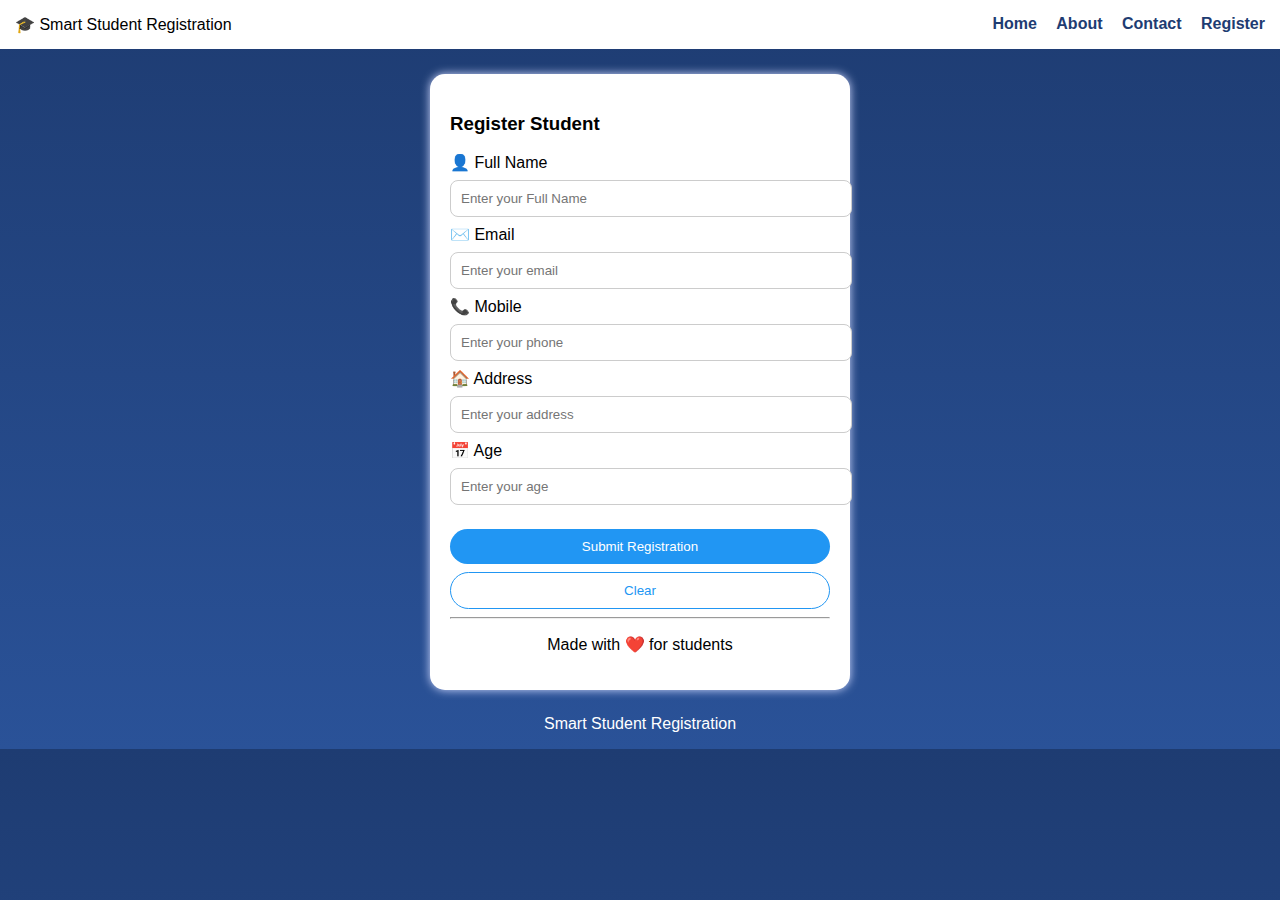
<file: index.Html>
<!DOCTYPE html>
<html>
<head>
<title>Smart Student Registration</title>
<link rel="stylesheet" href="Style.css">

 


</head>

<body>

<!-- ===== MENU ===== -->
<div class="navbar">
  <div>🎓 Smart Student Registration</div>
  <div>
    <a href="Home.html">Home</a>
    <a href="About.html">About</a>
    <a href="contact.html">Contact</a>
    <a href="Register.html">Register</a>
  </div>
</div>

<!-- ===== CARD ===== -->
<div class="card">

<!-- ========== FORM BOX ========== -->
<div id="formBox">

<h3>Register Student</h3>

<label>👤 Full Name</label>
<input type="text" id="name" placeholder="Enter your Full Name">

<label>✉️ Email</label>
<input type="email" id="email" placeholder="Enter your email">

<label>📞 Mobile</label>
<input type="text" id="phone" placeholder="Enter your phone">

<label>🏠 Address</label>
<input type="text" id="address"placeholder="Enter your address"></textarea>

<label>📅 Age</label>
<input type="number" id="age" placeholder="Enter your age">

<p id="error"></p>

<button class="btn-submit" onclick="submitForm()">Submit Registration</button>
<button class="btn-clear" onclick="clearForm()">Clear</button>

</div>

<!-- ========== SUCCESS + DETAILS ========== -->
<div id="successBox" class="hidden">

<h3>✔️ Thank you for registering</h3>
<p>Your registration has been received successfully.</p>

<h4>Registration Details:</h4>

<p><b>Name:</b> <span id="outName"></span></p>
<p><b>Email:</b> <span id="outEmail"></span></p>
<p><b>Mobile:</b> <span id="outPhone"></span></p>
<p><b>Age:</b> <span id="outAge"></span></p>

<button class="btn-again" onclick="registerAgain()">
Register Another Student
</button>

</div>

<hr>
<p style="text-align:center;">Made with ❤️ for students</p>

</div>

<p class="footer">Smart Student Registration</p>





</body>
</html>
</file>
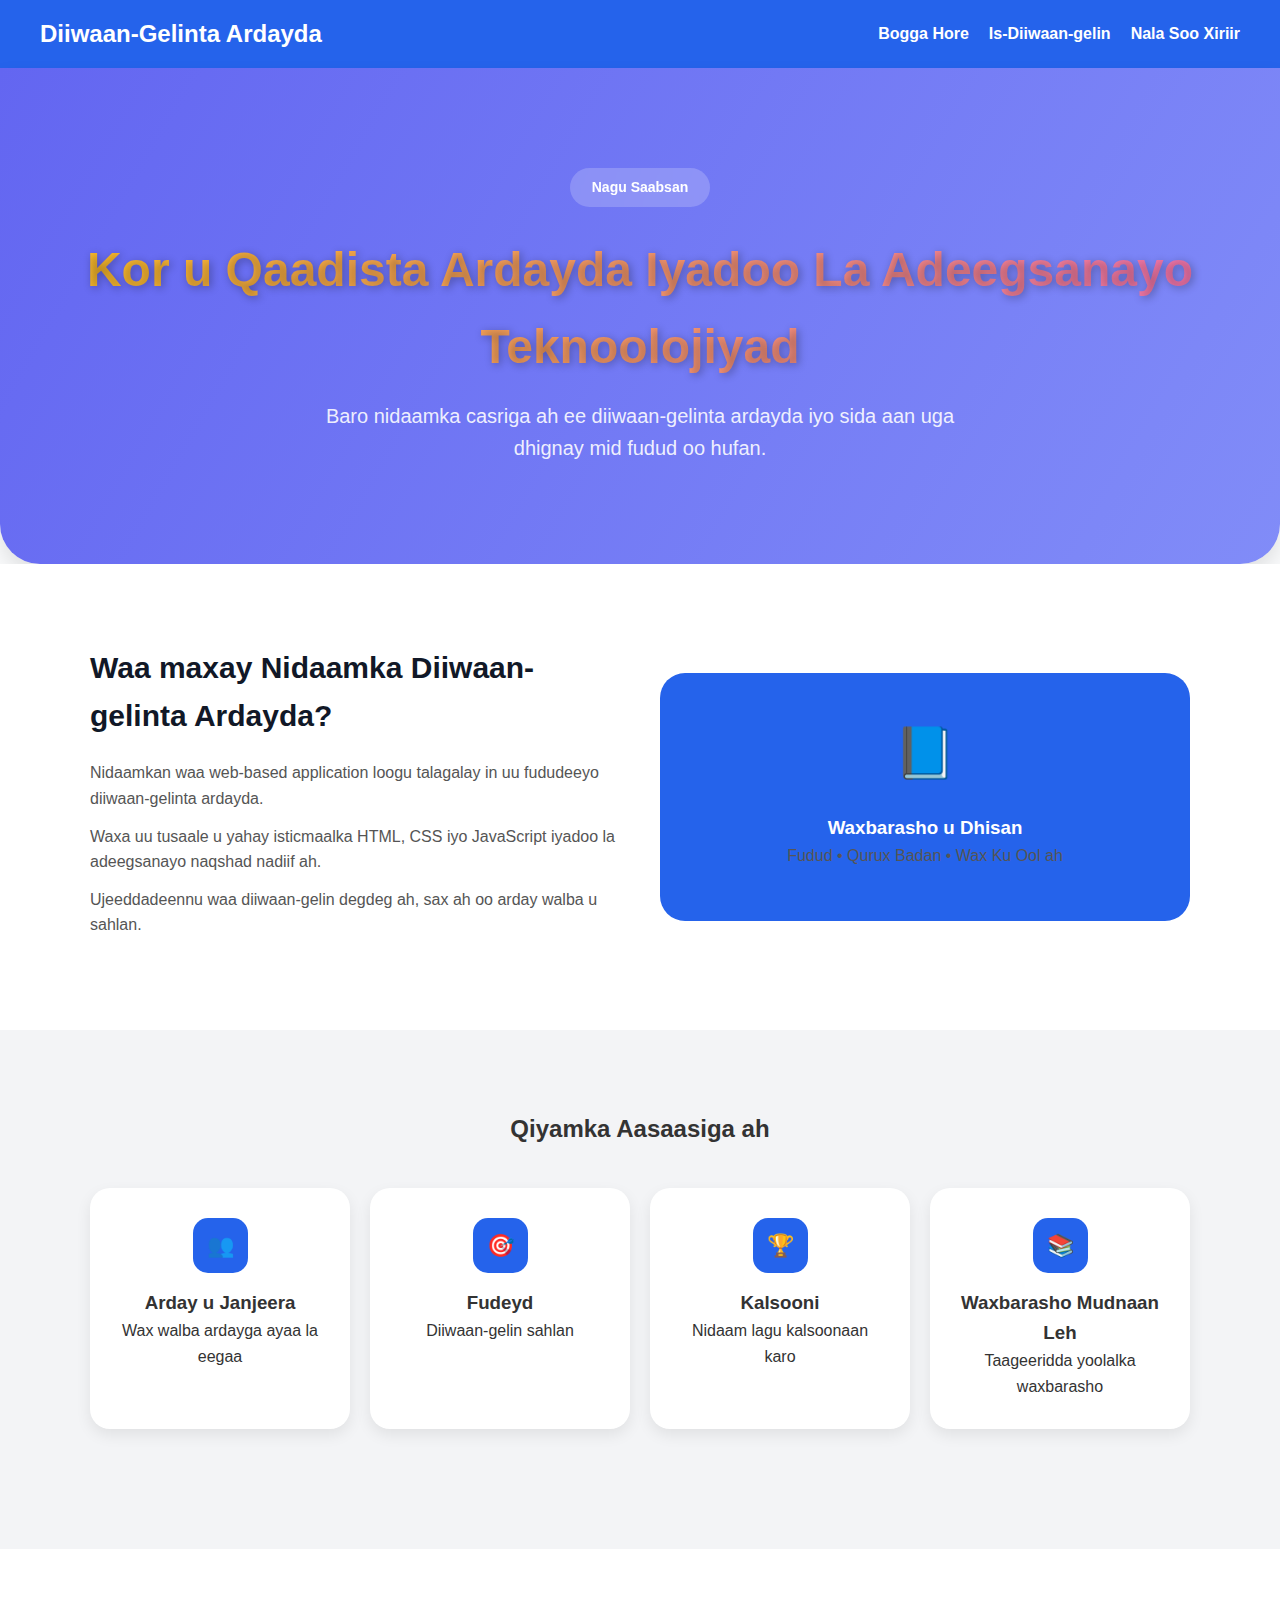
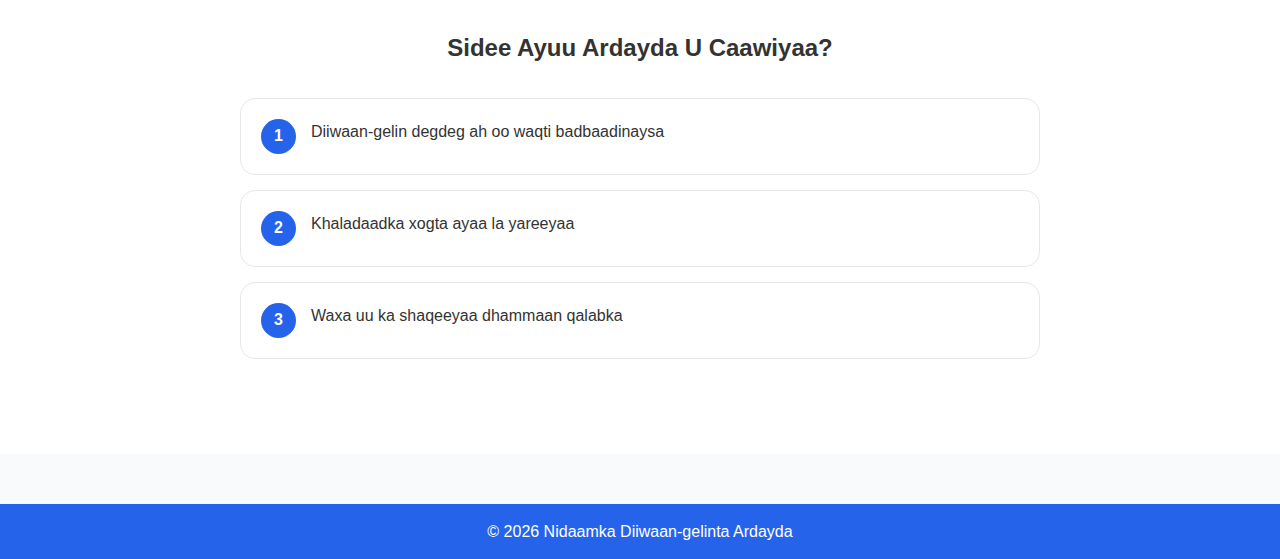
<file: About.html>
<!DOCTYPE html>
<html lang="so">
<head>
  <meta charset="UTF-8">
  <title>Nagu Saabsan | Diiwaan-gelinta Ardayda</title>

  <style>
    * {
      margin: 0;
      padding: 0;
      box-sizing: border-box;
      font-family: Arial, sans-serif;
    }

    body {
      background: #f9fafb;
      color: #333;
      line-height: 1.6;
    }

    /* NAVBAR */
    nav {
      background: #2563eb;
      padding: 15px 40px;
      display: flex;
      justify-content: space-between;
      align-items: center;
      color: #fff;
      box-shadow: 0 4px 8px rgba(0,0,0,0.1);
    }

    nav ul {
      list-style: none;
      display: flex;
      gap: 20px;
    }

    nav a {
      color: white;
      text-decoration: none;
      font-weight: bold;
      transition: all 0.3s;
    }

    nav a:hover {
      text-decoration: underline;
      color: #fbbf24;
    }

    /* HERO */
    .hero {
      background: linear-gradient(120deg, #6366f1, #818cf8),
                  url('https://images.unsplash.com/photo-1581090700227-5b9efed3f64a?auto=format&fit=crop&w=1470&q=80');
      background-blend-mode: overlay;
      background-size: cover;
      background-position: center;
      padding: 100px 20px;
      text-align: center;
      border-radius: 0 0 40px 40px;
      box-shadow: 0 10px 20px rgba(0,0,0,0.1);
      color: white;
    }

    .badge {
      background: rgba(255,255,255,0.2);
      color: white;
      padding: 8px 22px;
      border-radius: 25px;
      font-size: 14px;
      display: inline-block;
      margin-bottom: 25px;
      font-weight: bold;
      backdrop-filter: blur(5px);
    }

    .hero-title {
      font-size: 48px;
      font-weight: 800;
      margin-bottom: 15px;
      background: linear-gradient(to right, #fbbf24, #f472b6);
      -webkit-background-clip: text;
      -webkit-text-fill-color: transparent;
      text-shadow: 2px 2px 8px rgba(0,0,0,0.3);
    }

    .hero p {
      max-width: 700px;
      margin: auto;
      color: rgba(255,255,255,0.9);
      font-size: 20px;
    }

    /* ABOUT CONTENT */
    .about {
      padding: 80px 20px;
      background: #fff;
    }

    .about-grid {
      max-width: 1100px;
      margin: auto;
      display: grid;
      grid-template-columns: 1fr 1fr;
      gap: 40px;
      align-items: center;
    }

    .about h2 {
      font-size: 30px;
      margin-bottom: 20px;
      color: #111827;
    }

    .about p {
      margin-bottom: 12px;
      color: #555;
    }

    .about-card {
      background: #2563eb;
      color: #fff;
      padding: 40px;
      border-radius: 25px;
      text-align: center;
      transition: transform 0.3s, box-shadow 0.3s;
      cursor: default;
    }

    .about-card:hover {
      transform: translateY(-8px);
      box-shadow: 0 12px 24px rgba(0,0,0,0.2);
    }

    .about-card .icon {
      font-size: 50px;
      margin-bottom: 20px;
    }

    /* VALUES */
    .values {
      background: #f3f4f6;
      padding: 80px 20px;
      text-align: center;
    }

    .values-grid {
      max-width: 1100px;
      margin: 40px auto;
      display: grid;
      grid-template-columns: repeat(auto-fit, minmax(220px, 1fr));
      gap: 20px;
    }

    .value-box {
      background: #fff;
      padding: 30px;
      border-radius: 20px;
      box-shadow: 0 6px 15px rgba(0,0,0,0.08);
      transition: transform 0.3s, box-shadow 0.3s;
      cursor: pointer;
    }

    .value-box:hover {
      transform: translateY(-6px);
      box-shadow: 0 12px 24px rgba(0,0,0,0.15);
    }

    .value-icon {
      background: #2563eb;
      color: white;
      width: 55px;
      height: 55px;
      border-radius: 15px;
      display: flex;
      align-items: center;
      justify-content: center;
      margin: auto;
      margin-bottom: 15px;
      font-size: 22px;
    }

    /* HELP */
    .help {
      padding: 80px 20px;
      background: #fff;
    }

    .help-box {
      max-width: 800px;
      margin: auto;
    }

    .help-item {
      background: #fff;
      border: 1px solid #e5e7eb;
      padding: 20px;
      border-radius: 15px;
      margin-bottom: 15px;
      display: flex;
      gap: 15px;
      transition: transform 0.3s, box-shadow 0.3s;
    }

    .help-item:hover {
      transform: translateY(-5px);
      box-shadow: 0 8px 20px rgba(0,0,0,0.1);
    }

    .number {
      background: #2563eb;
      color: white;
      width: 35px;
      height: 35px;
      border-radius: 50%;
      display: flex;
      align-items: center;
      justify-content: center;
      font-weight: bold;
    }

    footer {
      background: #2563eb;
      color: white;
      text-align: center;
      padding: 15px;
      margin-top: 50px;
    }

    @media (max-width: 768px) {
      .about-grid {
        grid-template-columns: 1fr;
      }
    }
  </style>
</head>

<body>

<!-- NAV -->
<nav>
  <h2>Diiwaan-Gelinta Ardayda</h2>
  <ul>
    <li><a href="#">Bogga Hore</a></li>
    <li><a href="#">Is-Diiwaan-gelin</a></li>
    <li><a href="#">Nala Soo Xiriir</a></li>
  </ul>
</nav>

<!-- HERO -->
<section class="hero">
  <span class="badge">Nagu Saabsan</span>
  <h1 class="hero-title">
    Kor u Qaadista Ardayda Iyadoo La Adeegsanayo Teknoolojiyad
  </h1>
  <p>
    Baro nidaamka casriga ah ee diiwaan-gelinta ardayda
    iyo sida aan uga dhignay mid fudud oo hufan.
  </p>
</section>

<!-- ABOUT CONTENT -->
<section class="about">
  <div class="about-grid">
    <div>
      <h2>Waa maxay Nidaamka Diiwaan-gelinta Ardayda?</h2>
      <p>
        Nidaamkan waa web-based application loogu talagalay
        in uu fududeeyo diiwaan-gelinta ardayda.
      </p>
      <p>
        Waxa uu tusaale u yahay isticmaalka HTML, CSS iyo JavaScript
        iyadoo la adeegsanayo naqshad nadiif ah.
      </p>
      <p>
        Ujeeddadeennu waa diiwaan-gelin degdeg ah, sax ah
        oo arday walba u sahlan.
      </p>
    </div>

    <div class="about-card">
      <div class="icon">📘</div>
      <h3>Waxbarasho u Dhisan</h3>
      <p>Fudud • Qurux Badan • Wax Ku Ool ah</p>
    </div>
  </div>
</section>

<!-- VALUES -->
<section class="values">
  <h2>Qiyamka Aasaasiga ah</h2>

  <div class="values-grid">
    <div class="value-box">
      <div class="value-icon">👥</div>
      <h3>Arday u Janjeera</h3>
      <p>Wax walba ardayga ayaa la eegaa</p>
    </div>

    <div class="value-box">
      <div class="value-icon">🎯</div>
      <h3>Fudeyd</h3>
      <p>Diiwaan-gelin sahlan</p>
    </div>

    <div class="value-box">
      <div class="value-icon">🏆</div>
      <h3>Kalsooni</h3>
      <p>Nidaam lagu kalsoonaan karo</p>
    </div>

    <div class="value-box">
      <div class="value-icon">📚</div>
      <h3>Waxbarasho Mudnaan Leh</h3>
      <p>Taageeridda yoolalka waxbarasho</p>
    </div>
  </div>
</section>

<!-- HELP -->
<section class="help">
  <div class="help-box">
    <h2 style="text-align:center;margin-bottom:30px;">Sidee Ayuu Ardayda U Caawiyaa?</h2>

    <div class="help-item">
      <div class="number">1</div>
      <p>Diiwaan-gelin degdeg ah oo waqti badbaadinaysa</p>
    </div>

    <div class="help-item">
      <div class="number">2</div>
      <p>Khaladaadka xogta ayaa la yareeyaa</p>
    </div>

    <div class="help-item">
      <div class="number">3</div>
      <p>Waxa uu ka shaqeeyaa dhammaan qalabka</p>
    </div>
  </div>
</section>

<footer>
  <p>© 2026 Nidaamka Diiwaan-gelinta Ardayda</p>
</footer>

</body>
</html>
</file>
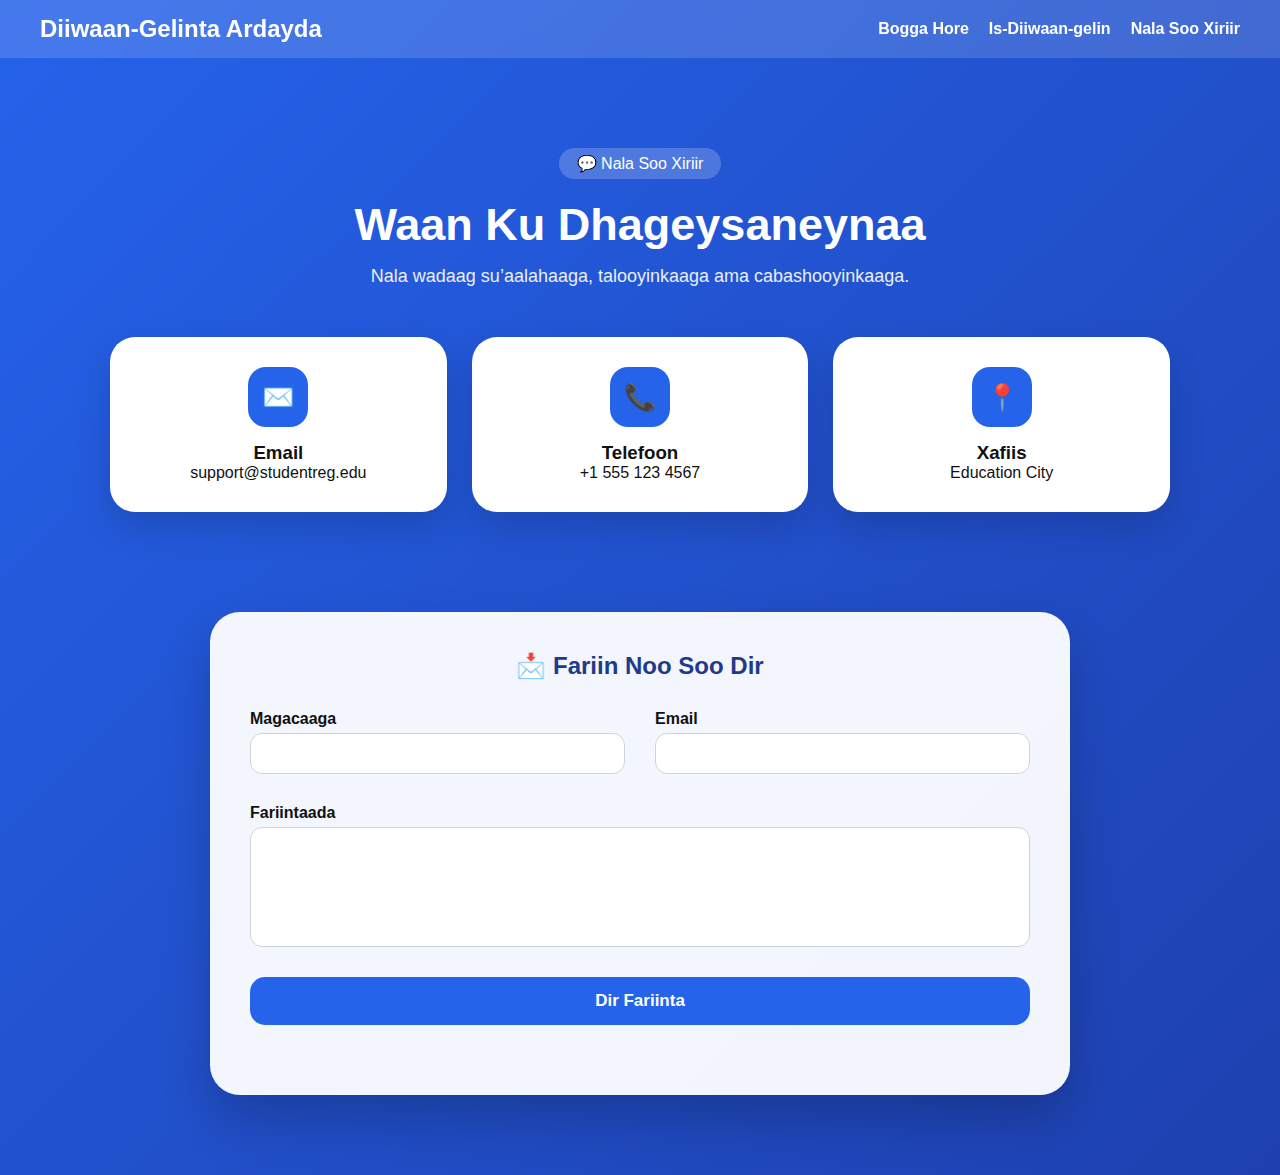
<file: contact.html>
<!DOCTYPE html>
<html lang="so">
<head>
<meta charset="UTF-8">
<title>Nala Soo Xiriir | Diiwaan-gelinta Ardayda</title>

<style>
*{
  margin:0;
  padding:0;
  box-sizing:border-box;
  font-family:"Segoe UI",sans-serif;
}

body{
  background: linear-gradient(135deg,#2563eb,#1e40af);
  min-height:100vh;
  color:#111;
}

/* NAV */
nav{
  background:rgba(255,255,255,0.15);
  backdrop-filter: blur(10px);
  padding:15px 40px;
  display:flex;
  justify-content:space-between;
  align-items:center;
  color:white;
}

nav ul{
  list-style:none;
  display:flex;
  gap:20px;
}

nav a{
  color:white;
  text-decoration:none;
  font-weight:600;
}

nav a:hover{opacity:.8}

/* HERO */
.hero{
  text-align:center;
  padding:90px 20px;
  color:white;
  animation:fadeDown 1s ease;
}

.badge{
  background:rgba(255,255,255,.2);
  padding:6px 18px;
  border-radius:20px;
  display:inline-block;
  margin-bottom:20px;
}

.hero h1{
  font-size:45px;
  margin-bottom:15px;
}

.hero p{
  max-width:700px;
  margin:auto;
  opacity:.9;
  font-size:18px;
}

/* CONTACT CARDS */
.contact-grid{
  max-width:1100px;
  margin:-40px auto 60px;
  padding:0 20px;
  display:grid;
  grid-template-columns:repeat(auto-fit,minmax(220px,1fr));
  gap:25px;
}

.contact-card{
  background:white;
  border-radius:25px;
  padding:30px;
  text-align:center;
  box-shadow:0 15px 35px rgba(0,0,0,.15);
  transition:.4s;
  animation:fadeUp 1s ease;
}

.contact-card:hover{
  transform:translateY(-8px) scale(1.03);
}

.icon{
  width:60px;
  height:60px;
  background:#2563eb;
  color:white;
  border-radius:18px;
  display:flex;
  align-items:center;
  justify-content:center;
  font-size:26px;
  margin:auto auto 15px;
  animation:pulse 2s infinite;
}

/* FORM */
.form-section{
  max-width:900px;
  margin:auto;
  padding:40px 20px 80px;
}

.form-box{
  background:rgba(255,255,255,0.95);
  border-radius:30px;
  padding:40px;
  display:grid;
  grid-template-columns:1fr 1fr;
  gap:30px;
  box-shadow:0 25px 50px rgba(0,0,0,.2);
}

.form-box h2{
  grid-column:1/-1;
  text-align:center;
  color:#1e3a8a;
}

.input-group{
  display:flex;
  flex-direction:column;
}

label{
  font-weight:600;
  margin-bottom:5px;
}

input,textarea{
  padding:12px 15px;
  border-radius:12px;
  border:1px solid #cbd5e1;
  outline:none;
}

input:focus,textarea:focus{
  border-color:#2563eb;
}

textarea{resize:none;height:120px}

.error{
  color:red;
  font-size:13px;
}

button{
  grid-column:1/-1;
  padding:14px;
  border:none;
  border-radius:15px;
  background:#2563eb;
  color:white;
  font-size:17px;
  font-weight:bold;
  cursor:pointer;
  transition:.3s;
}

button:hover{
  background:#1e40af;
  transform:scale(1.03);
}

.success{
  grid-column:1/-1;
  text-align:center;
  color:green;
  font-weight:bold;
}

/* ANIMATIONS */
@keyframes fadeDown{
  from{opacity:0;transform:translateY(-30px)}
  to{opacity:1;transform:translateY(0)}
}

@keyframes fadeUp{
  from{opacity:0;transform:translateY(40px)}
  to{opacity:1;transform:translateY(0)}
}

@keyframes pulse{
  0%{transform:scale(1)}
  50%{transform:scale(1.08)}
  100%{transform:scale(1)}
}

@media(max-width:768px){
  .form-box{grid-template-columns:1fr}
}
</style>
</head>

<body>

<nav>
  <h2>Diiwaan-Gelinta Ardayda</h2>
  <ul>
    <li><a href="#">Bogga Hore</a></li>
    <li><a href="#">Is-Diiwaan-gelin</a></li>
    <li><a href="#">Nala Soo Xiriir</a></li>
  </ul>
</nav>

<section class="hero">
  <span class="badge">💬 Nala Soo Xiriir</span>
  <h1>Waan Ku Dhageysaneynaa</h1>
  <p>Nala wadaag su’aalahaaga, talooyinkaaga ama cabashooyinkaaga.</p>
</section>

<section class="contact-grid">
  <div class="contact-card">
    <div class="icon">✉️</div>
    <h3>Email</h3>
    <p>support@studentreg.edu</p>
  </div>
  <div class="contact-card">
    <div class="icon">📞</div>
    <h3>Telefoon</h3>
    <p>+1 555 123 4567</p>
  </div>
  <div class="contact-card">
    <div class="icon">📍</div>
    <h3>Xafiis</h3>
    <p>Education City</p>
  </div>
</section>

<section class="form-section">
  <form class="form-box" onsubmit="return validateForm()">
    <h2>📩 Fariin Noo Soo Dir</h2>

    <div class="input-group">
      <label>Magacaaga</label>
      <input id="name">
      <span class="error" id="nameError"></span>
    </div>

    <div class="input-group">
      <label>Email</label>
      <input id="email">
      <span class="error" id="emailError"></span>
    </div>

    <div class="input-group" style="grid-column:1/-1">
      <label>Fariintaada</label>
      <textarea id="message"></textarea>
      <span class="error" id="msgError"></span>
    </div>

    <button type="submit">Dir Fariinta</button>
    <div class="success" id="successMsg"></div>
  </form>
</section>

<script>
function validateForm(){
  let ok=true;
  nameError.textContent="";
  emailError.textContent="";
  msgError.textContent="";
  successMsg.textContent="";

  if(name.value.trim()===""){
    nameError.textContent="Magac waa waajib";
    ok=false;
  }
  if(!email.value.includes("@")){
    emailError.textContent="Email sax ah geli";
    ok=false;
  }
  if(message.value.trim().length<5){
    msgError.textContent="Fariinta waa gaaban tahay";
    ok=false;
  }

  if(ok){
    successMsg.textContent="✅ Fariinta waa la diray, mahadsanid!";
    name.value=email.value=message.value="";
  }
  return false;
}
</script>

</body>
</html>
</file>
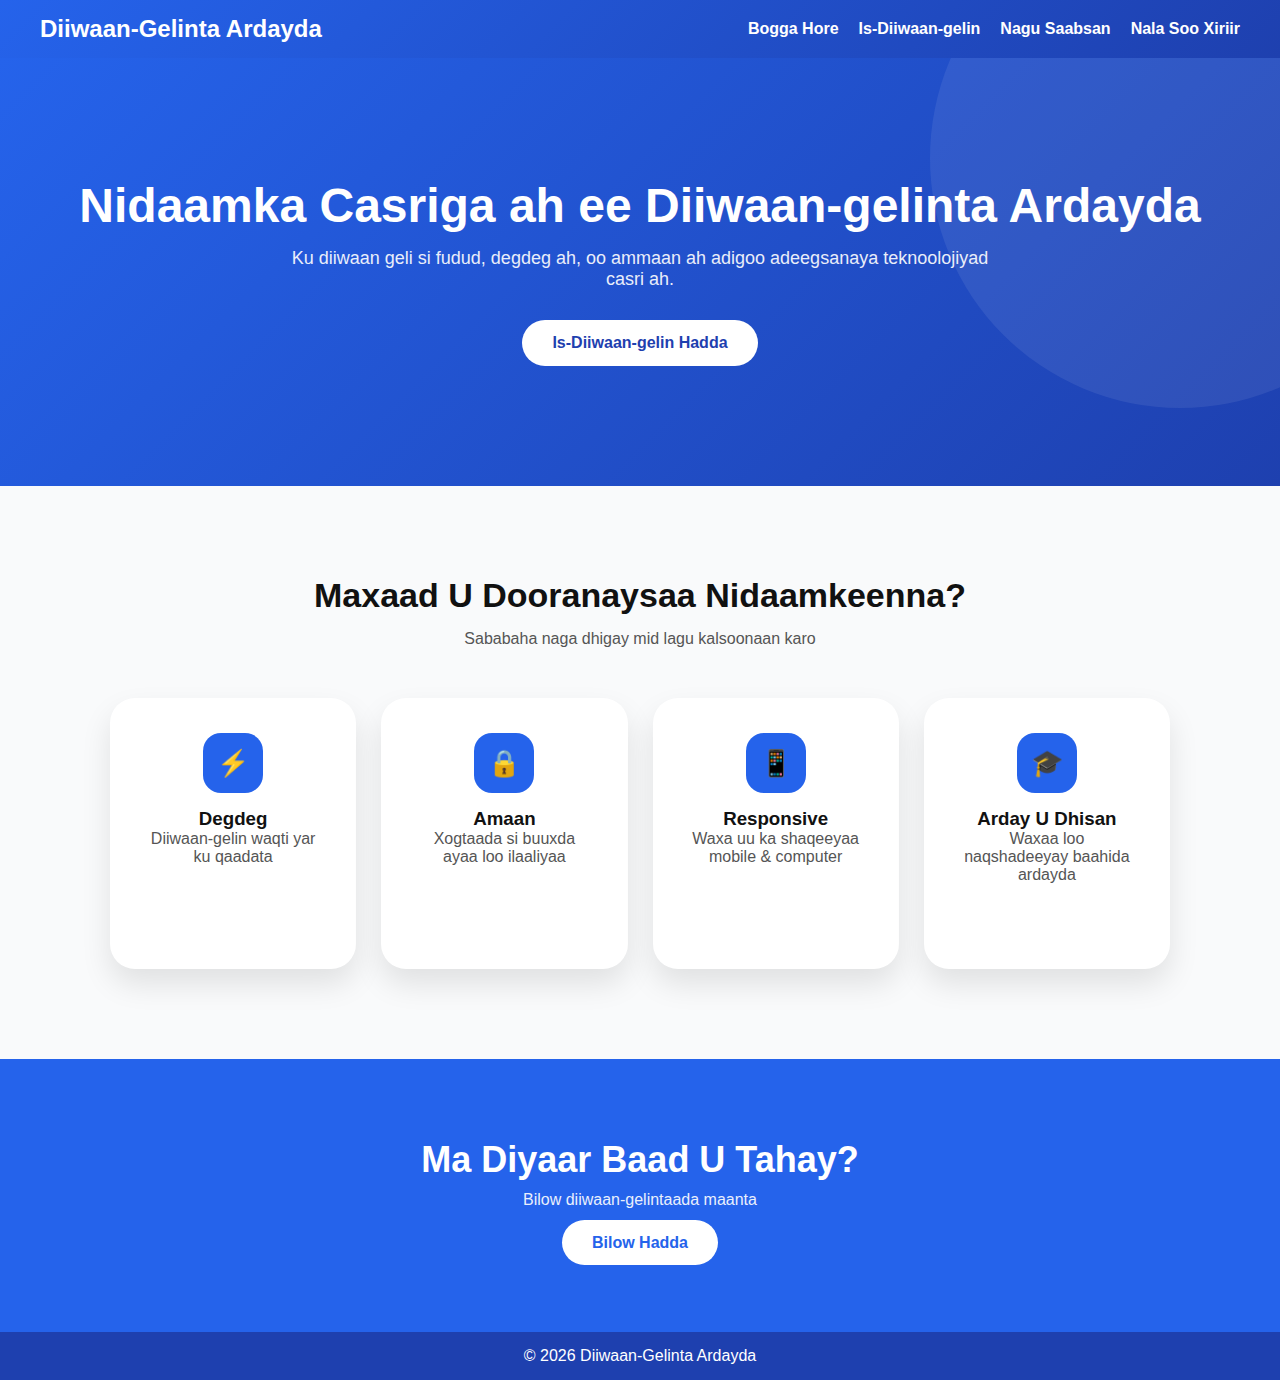
<file: Home.html>
<!DOCTYPE html>
<html lang="so">
<head>
<meta charset="UTF-8">
<title>Bogga Hore | Diiwaan-gelinta Ardayda</title>

<style>
*{
  margin:0;
  padding:0;
  box-sizing:border-box;
  font-family:"Segoe UI",sans-serif;
}

body{
  background:#f9fafb;
  color:#111;
}

/* NAVBAR */
nav{
  background:linear-gradient(135deg,#2563eb,#1e40af);
  padding:15px 40px;
  display:flex;
  justify-content:space-between;
  align-items:center;
  color:white;
}

nav ul{
  list-style:none;
  display:flex;
  gap:20px;
}

nav a{
  color:white;
  text-decoration:none;
  font-weight:600;
}

nav a:hover{opacity:.8}

/* HERO */
.hero{
  background:linear-gradient(135deg,#2563eb,#1e40af);
  color:white;
  padding:120px 20px;
  text-align:center;
  position:relative;
  overflow:hidden;
}

.hero::after{
  content:"";
  position:absolute;
  width:500px;
  height:500px;
  background:rgba(255,255,255,.08);
  border-radius:50%;
  top:-150px;
  right:-150px;
}

.hero h1{
  font-size:48px;
  margin-bottom:15px;
  animation:fadeDown 1s ease;
}

.hero p{
  max-width:700px;
  margin:auto;
  font-size:18px;
  opacity:.9;
  animation:fadeUp 1.2s ease;
}

.hero a{
  display:inline-block;
  margin-top:30px;
  padding:14px 30px;
  background:white;
  color:#1e40af;
  border-radius:30px;
  font-weight:bold;
  text-decoration:none;
  transition:.3s;
}

.hero a:hover{
  transform:scale(1.05);
}

/* FEATURES */
.features{
  padding:90px 20px;
  max-width:1100px;
  margin:auto;
}

.features h2{
  text-align:center;
  font-size:34px;
  margin-bottom:15px;
}

.features p{
  text-align:center;
  color:#555;
  margin-bottom:50px;
}

.feature-grid{
  display:grid;
  grid-template-columns:repeat(auto-fit,minmax(240px,1fr));
  gap:25px;
}

.feature{
  background:white;
  border-radius:25px;
  padding:35px;
  text-align:center;
  box-shadow:0 15px 30px rgba(0,0,0,.1);
  transition:.4s;
}

.feature:hover{
  transform:translateY(-10px);
}

.icon{
  width:60px;
  height:60px;
  background:#2563eb;
  color:white;
  border-radius:18px;
  display:flex;
  align-items:center;
  justify-content:center;
  font-size:26px;
  margin:auto auto 15px;
  animation:pulse 2s infinite;
}

/* CTA */
.cta{
  background:#2563eb;
  color:white;
  padding:80px 20px;
  text-align:center;
}

.cta h2{
  font-size:36px;
  margin-bottom:10px;
}

.cta p{
  opacity:.9;
  margin-bottom:25px;
}

.cta a{
  background:white;
  color:#2563eb;
  padding:14px 30px;
  border-radius:30px;
  font-weight:bold;
  text-decoration:none;
}

/* FOOTER */
footer{
  background:#1e40af;
  color:white;
  text-align:center;
  padding:15px;
}

/* ANIMATIONS */
@keyframes fadeDown{
  from{opacity:0;transform:translateY(-30px)}
  to{opacity:1;transform:translateY(0)}
}

@keyframes fadeUp{
  from{opacity:0;transform:translateY(30px)}
  to{opacity:1;transform:translateY(0)}
}

@keyframes pulse{
  0%{transform:scale(1)}
  50%{transform:scale(1.08)}
  100%{transform:scale(1)}
}
</style>
</head>

<body>

<nav>
  <h2>Diiwaan-Gelinta Ardayda</h2>
  <ul>
    <li><a href="index.html">Bogga Hore</a></li>
    <li><a href="register.html">Is-Diiwaan-gelin</a></li>
    <li><a href="about.html">Nagu Saabsan</a></li>
    <li><a href="contact.html">Nala Soo Xiriir</a></li>
  </ul>
</nav>

<!-- HERO -->
<section class="hero">
  <h1>Nidaamka Casriga ah ee Diiwaan-gelinta Ardayda</h1>
  <p>
    Ku diiwaan geli si fudud, degdeg ah, oo ammaan ah adigoo adeegsanaya
    teknoolojiyad casri ah.
  </p>
  <a href="register.html">Is-Diiwaan-gelin Hadda</a>
</section>

<!-- FEATURES -->
<section class="features">
  <h2>Maxaad U Dooranaysaa Nidaamkeenna?</h2>
  <p>Sababaha naga dhigay mid lagu kalsoonaan karo</p>

  <div class="feature-grid">
    <div class="feature">
      <div class="icon">⚡</div>
      <h3>Degdeg</h3>
      <p>Diiwaan-gelin waqti yar ku qaadata</p>
    </div>

    <div class="feature">
      <div class="icon">🔒</div>
      <h3>Amaan</h3>
      <p>Xogtaada si buuxda ayaa loo ilaaliyaa</p>
    </div>

    <div class="feature">
      <div class="icon">📱</div>
      <h3>Responsive</h3>
      <p>Waxa uu ka shaqeeyaa mobile & computer</p>
    </div>

    <div class="feature">
      <div class="icon">🎓</div>
      <h3>Arday U Dhisan</h3>
      <p>Waxaa loo naqshadeeyay baahida ardayda</p>
    </div>
  </div>
</section>

<!-- CTA -->
<section class="cta">
  <h2>Ma Diyaar Baad U Tahay?</h2>
  <p>Bilow diiwaan-gelintaada maanta</p>
  <a href="register.html">Bilow Hadda</a>
</section>

<footer>
  <p>© 2026 Diiwaan-Gelinta Ardayda</p>
</footer>

</body>
</html>
</file>
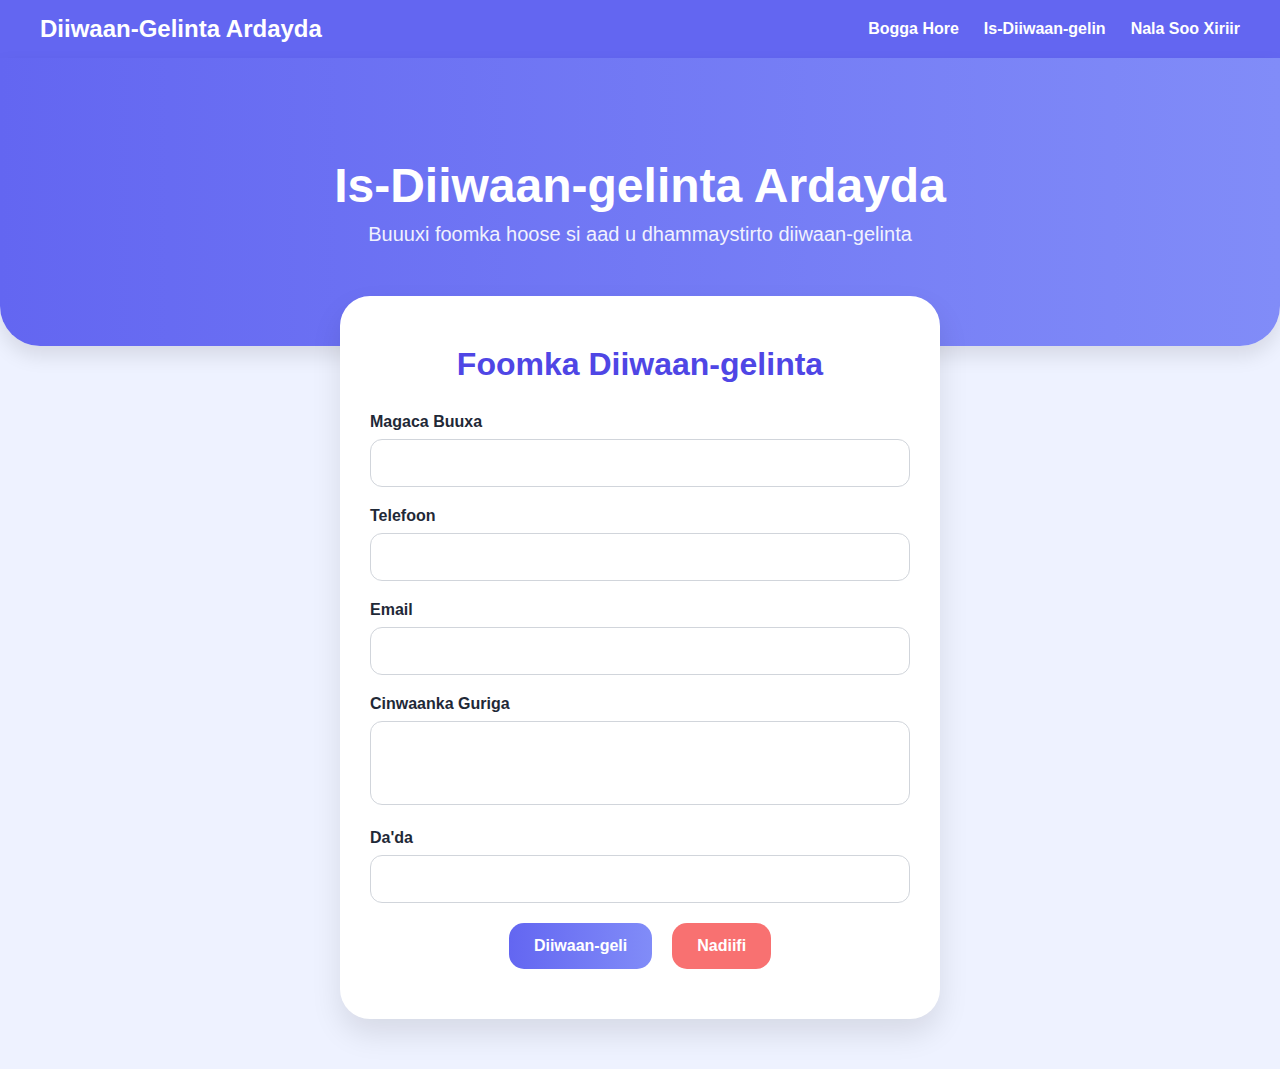
<file: Register.html>
<!DOCTYPE html>
<html lang="so">
<head>
  <meta charset="UTF-8">
  <title>Is-Diiwaan-gelinta Ardayda</title>
  <style>
    * {
      margin: 0;
      padding: 0;
      box-sizing: border-box;
      font-family: 'Poppins', sans-serif;
    }

    body {
      background: #eef2ff;
      color: #1f2937;
    }

    nav {
      background: #6366f1;
      padding: 15px 40px;
      display: flex;
      justify-content: space-between;
      align-items: center;
      color: #fff;
      font-weight: bold;
    }

    nav ul {
      list-style: none;
      display: flex;
      gap: 25px;
    }

    nav a {
      color: #fff;
      text-decoration: none;
      transition: 0.3s;
    }

    nav a:hover {
      color: #fbbf24;
    }

    /* Hero */
    .hero {
      background: linear-gradient(to right, #6366f1, #818cf8);
      padding: 100px 20px;
      text-align: center;
      color: white;
      border-radius: 0 0 40px 40px;
      box-shadow: 0 10px 20px rgba(0,0,0,0.1);
    }

    .hero h1 {
      font-size: 48px;
      font-weight: 700;
      margin-bottom: 10px;
    }

    .hero p {
      font-size: 20px;
      opacity: 0.9;
    }

    /* Form Container */
    .form-container {
      max-width: 600px;
      margin: -50px auto 50px;
      background: #fff;
      padding: 50px 30px;
      border-radius: 30px;
      box-shadow: 0 15px 30px rgba(0,0,0,0.1);
      position: relative;
      z-index: 10;
      transition: transform 0.3s;
    }

    .form-container:hover {
      transform: translateY(-5px);
    }

    .form-container h2 {
      font-size: 32px;
      margin-bottom: 30px;
      text-align: center;
      color: #4f46e5;
    }

    label {
      display: block;
      margin-bottom: 8px;
      font-weight: 600;
      color: #1f2937;
    }

    input, textarea {
      width: 100%;
      padding: 14px 18px;
      margin-bottom: 20px;
      border-radius: 12px;
      border: 1px solid #d1d5db;
      font-size: 16px;
      transition: 0.3s;
    }

    input:focus, textarea:focus {
      border-color: #6366f1;
      box-shadow: 0 0 10px rgba(99,102,241,0.2);
      outline: none;
    }

    textarea {
      resize: none;
    }

    .error-msg {
      color: #dc2626;
      font-size: 14px;
      margin-top: -15px;
      margin-bottom: 15px;
    }

    .buttons {
      display: flex;
      gap: 20px;
      justify-content: center;
      margin-top: 10px;
    }

    button {
      padding: 14px 25px;
      border: none;
      border-radius: 15px;
      cursor: pointer;
      font-size: 16px;
      font-weight: bold;
      background: linear-gradient(to right, #6366f1, #818cf8);
      color: #fff;
      transition: 0.3s;
    }

    button:hover {
      background: linear-gradient(to right, #4f46e5, #6366f1);
    }

    button:disabled {
      background: #a5b4fc;
      cursor: not-allowed;
    }

    /* Success Message */
    .success-message {
      max-width: 600px;
      margin: 80px auto;
      background: #dcfce7;
      padding: 50px;
      border-radius: 30px;
      text-align: center;
      color: #166534;
      box-shadow: 0 15px 30px rgba(0,0,0,0.1);
    }

    .success-message h1 {
      font-size: 32px;
      margin-bottom: 20px;
    }

    .success-message p {
      font-size: 18px;
      margin-bottom: 30px;
    }

    @media(max-width: 768px) {
      .buttons {
        flex-direction: column;
      }
    }

  </style>
</head>
<body>

<!-- NAV -->
<nav>
  <h2>Diiwaan-Gelinta Ardayda</h2>
  <ul>
    <li><a href="#">Bogga Hore</a></li>
    <li><a href="#">Is-Diiwaan-gelin</a></li>
    <li><a href="#">Nala Soo Xiriir</a></li>
  </ul>
</nav>

<!-- HERO -->
<section class="hero">
  <h1>Is-Diiwaan-gelinta Ardayda</h1>
  <p>Buuuxi foomka hoose si aad u dhammaystirto diiwaan-gelinta</p>
</section>

<!-- FORM -->
<div class="form-container" id="form-container">
  <h2>Foomka Diiwaan-gelinta</h2>
  <form id="registerForm">
    <label for="fullName">Magaca Buuxa</label>
    <input type="text" id="fullName" name="fullName">
    <div class="error-msg" id="fullNameError"></div>

    <label for="mobileNumber">Telefoon</label>
    <input type="text" id="mobileNumber" name="mobileNumber">
    <div class="error-msg" id="mobileError"></div>

    <label for="email">Email</label>
    <input type="email" id="email" name="email">
    <div class="error-msg" id="emailError"></div>

    <label for="homeAddress">Cinwaanka Guriga</label>
    <textarea id="homeAddress" name="homeAddress" rows="3"></textarea>
    <div class="error-msg" id="addressError"></div>

    <label for="age">Da'da</label>
    <input type="number" id="age" name="age">
    <div class="error-msg" id="ageError"></div>

    <div class="buttons">
      <button type="submit">Diiwaan-geli</button>
      <button type="button" id="clearBtn" style="background:#f87171;">Nadiifi</button>
    </div>
  </form>
</div>

<!-- SUCCESS MESSAGE -->
<div class="success-message" id="successMessage" style="display:none;">
  <h1>Diiwaan-gelinta Waa Guul</h1>
  <p>Mahadsanid <strong id="studentName"></strong>, diiwaan-gelintaada waa la helay.</p>
  <button onclick="resetForm()">Diiwaan-geli Arday Kale</button>
</div>

<script>
  const form = document.getElementById('registerForm');
  const fullName = document.getElementById('fullName');
  const mobile = document.getElementById('mobileNumber');
  const email = document.getElementById('email');
  const address = document.getElementById('homeAddress');
  const age = document.getElementById('age');

  const fullNameError = document.getElementById('fullNameError');
  const mobileError = document.getElementById('mobileError');
  const emailError = document.getElementById('emailError');
  const addressError = document.getElementById('addressError');
  const ageError = document.getElementById('ageError');

  const formContainer = document.getElementById('form-container');
  const successMessage = document.getElementById('successMessage');
  const studentName = document.getElementById('studentName');
  const clearBtn = document.getElementById('clearBtn');

  function validateForm() {
    let valid = true;

    fullNameError.textContent = '';
    mobileError.textContent = '';
    emailError.textContent = '';
    addressError.textContent = '';
    ageError.textContent = '';

    if(fullName.value.trim() === '') {
      fullNameError.textContent = 'Fadlan buuxi magacaaga';
      valid = false;
    }

    if(mobile.value.trim() === '') {
      mobileError.textContent = 'Fadlan buuxi telefoonka';
      valid = false;
    } else if(!/^\d+$/.test(mobile.value.trim())) {
      mobileError.textContent = 'Telefoonka waa in uu ka koobnaadaa tirooyin kaliya';
      valid = false;
    }

    if(email.value.trim() === '') {
      emailError.textContent = 'Fadlan buuxi email-ka';
      valid = false;
    }

    if(address.value.trim() === '') {
      addressError.textContent = 'Fadlan buuxi cinwaankaaga';
      valid = false;
    }

    if(age.value.trim() === '') {
      ageError.textContent = 'Fadlan buuxi da’daada';
      valid = false;
    }

    return valid;
  }

  form.addEventListener('submit', function(e) {
    e.preventDefault();
    if(validateForm()) {
      formContainer.style.display = 'none';
      successMessage.style.display = 'block';
      studentName.textContent = fullName.value;
    }
  });

  clearBtn.addEventListener('click', function() {
    fullName.value = '';
    mobile.value = '';
    email.value = '';
    address.value = '';
    age.value = '';
    fullNameError.textContent = '';
    mobileError.textContent = '';
    emailError.textContent = '';
    addressError.textContent = '';
    ageError.textContent = '';
  });

  function resetForm() {
    successMessage.style.display = 'none';
    formContainer.style.display = 'block';
    fullName.value = '';
    mobile.value = '';
    email.value = '';
    address.value = '';
    age.value = '';
  }
</script>

</body>
</html>
</file>
<file: Style.css>
body{
  margin:0;
  font-family: Arial;
  background: linear-gradient(to bottom, #1e3c72, #2a5298);
}

/* ===== MENU ===== */
.navbar{
  display:flex;
  justify-content:space-between;
  padding:15px;
  background:white;
}

.navbar a{
  text-decoration:none;
  margin-left:15px;
  color:#1e3c72;
  font-weight:bold;
}

/* ===== MAIN CARD ===== */
.card{
  width:380px;
  margin:25px auto;
  background:white;
  padding:20px;
  border-radius:15px;
  box-shadow:0 0 10px #d1d9ff;
}

/* ===== FORM INPUTS ===== */
input{
  width:100%;
  padding:10px;
  margin:8px 0;
  border-radius:8px;
  border:1px solid #ccc;
}

/* ===== BUTTONS ===== */
.btn-submit{
  width:100%;
  padding:10px;
  background:#2196f3;
  color:white;
  border:none;
  border-radius:25px;
  cursor:pointer;
}

.btn-clear, .btn-again{
  width:100%;
  padding:10px;
  background:white;
  color:#2196f3;
  border:1px solid #2196f3;
  border-radius:25px;
  cursor:pointer;
  margin-top:8px;
}

#error{
  color:red;
  text-align:center;
}

.hidden{
  display:none;
}

.footer{
  text-align:center;
  color:white;
  margin-top:20px;
}
</file>
